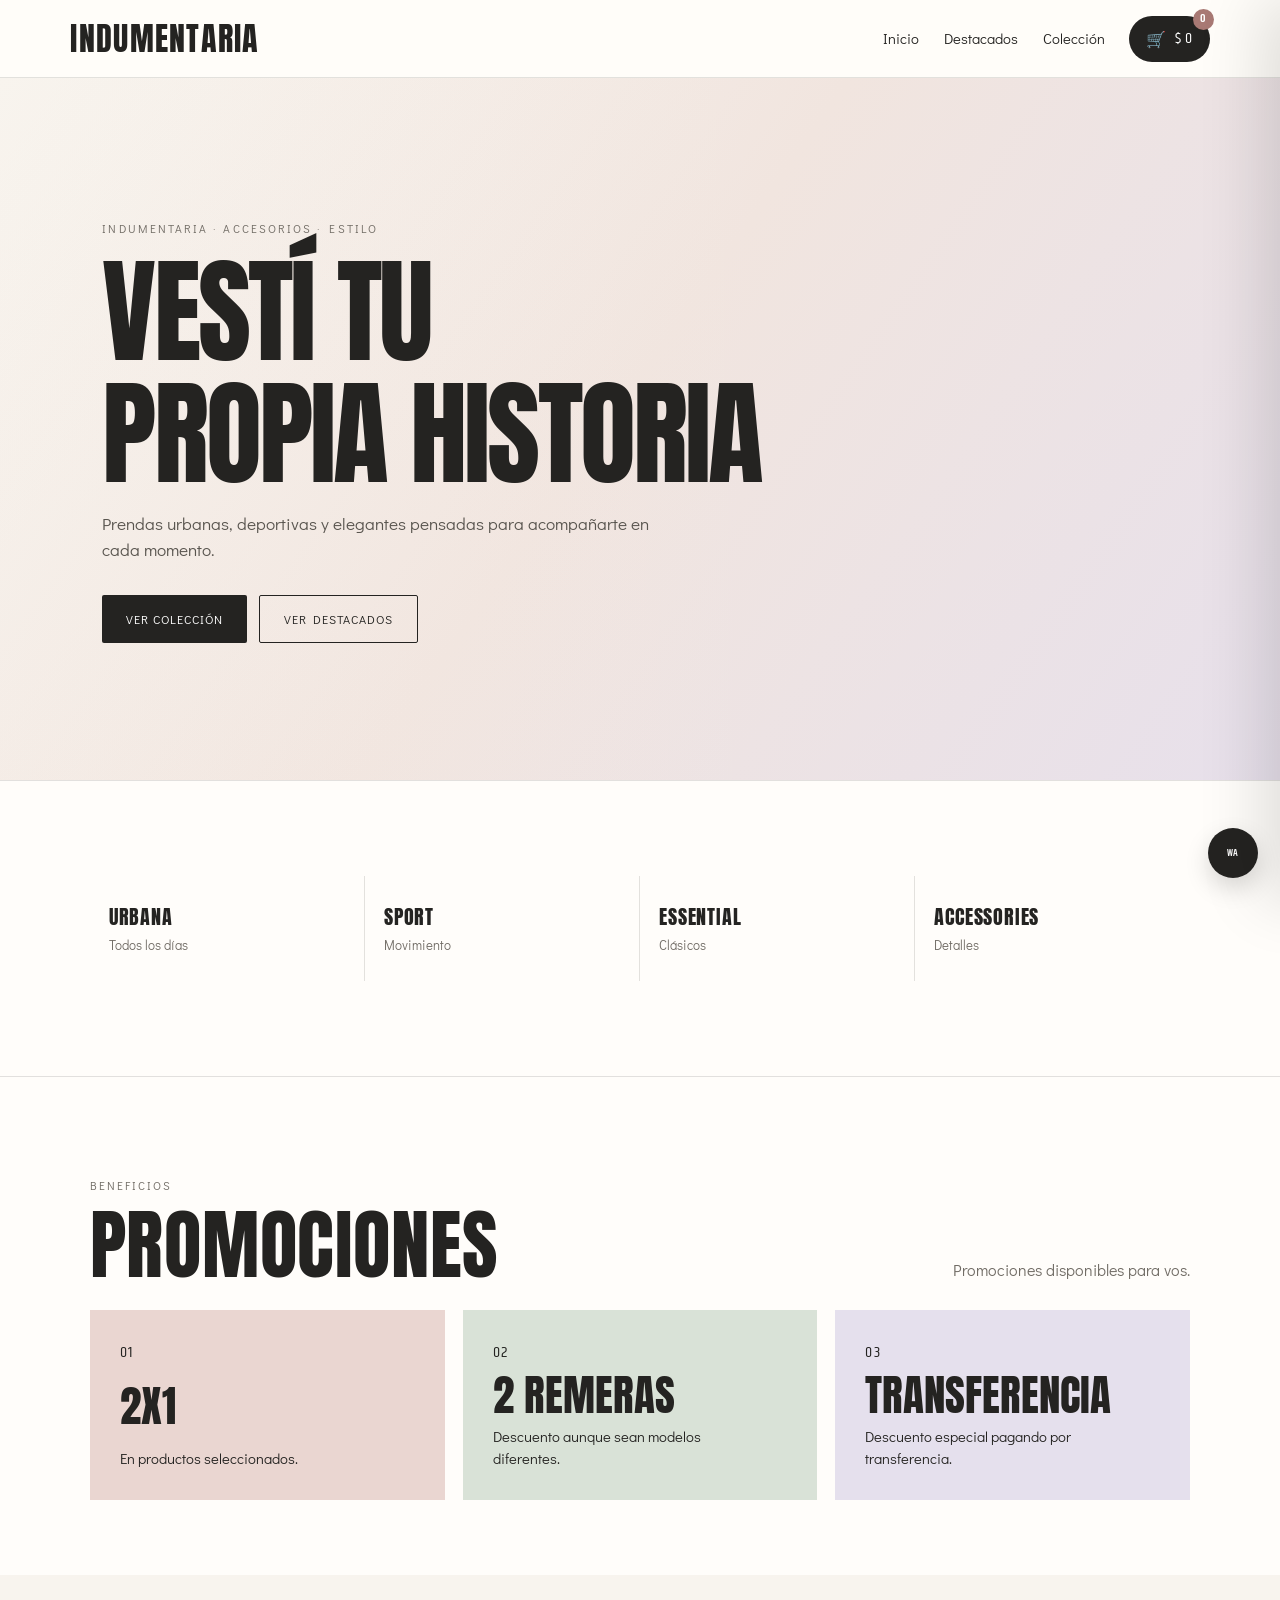
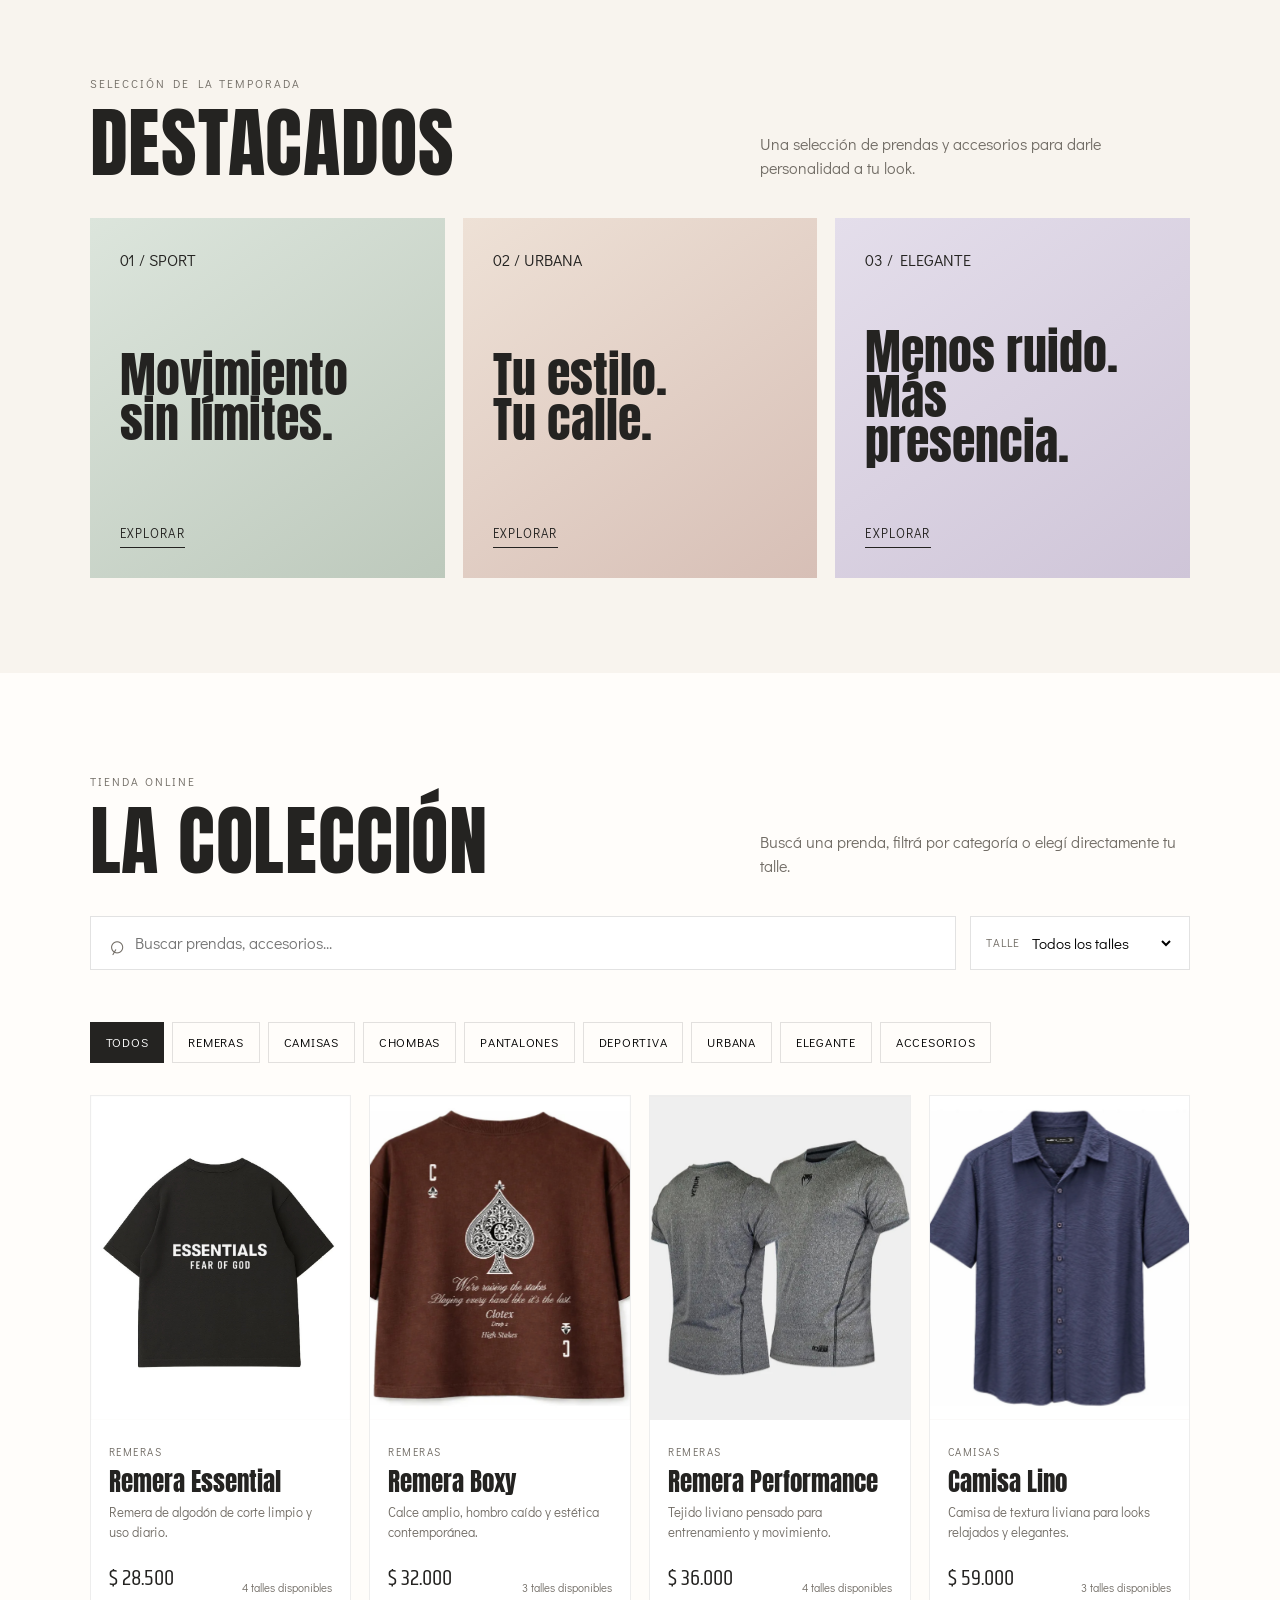
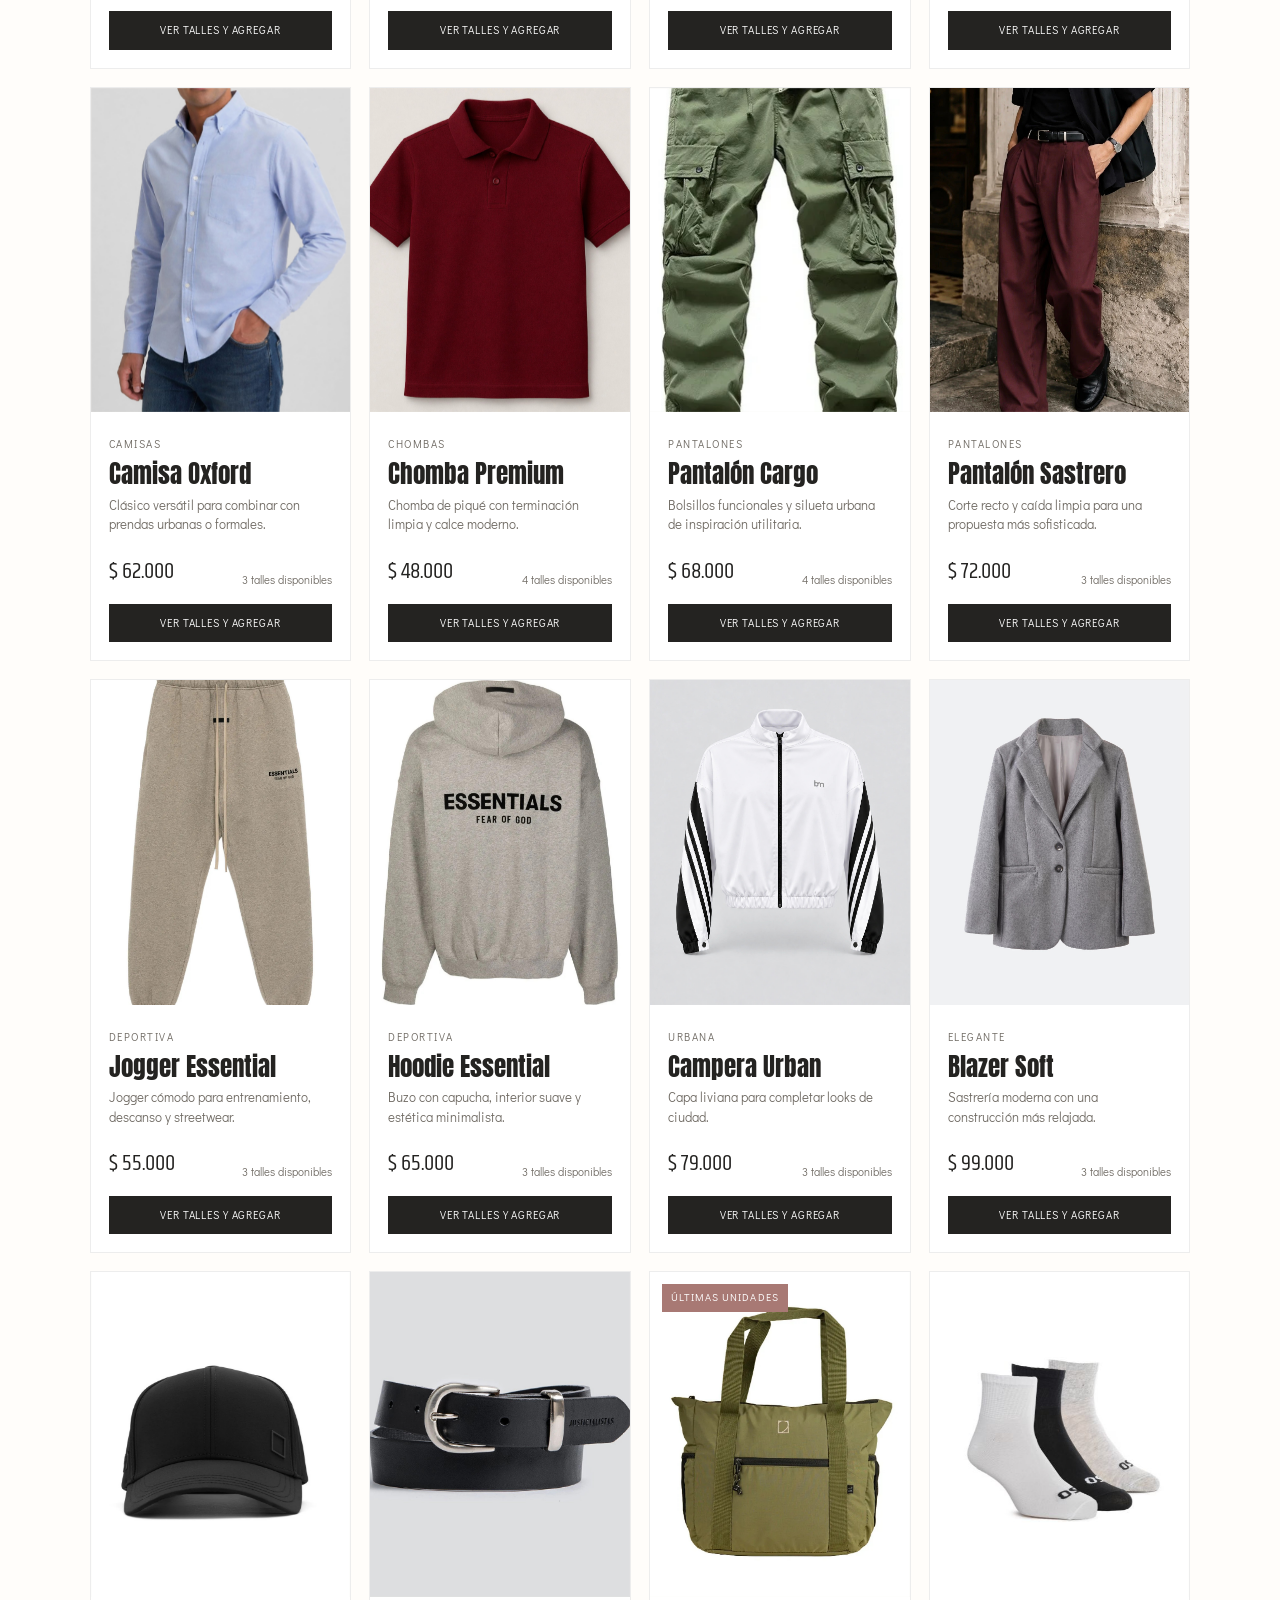
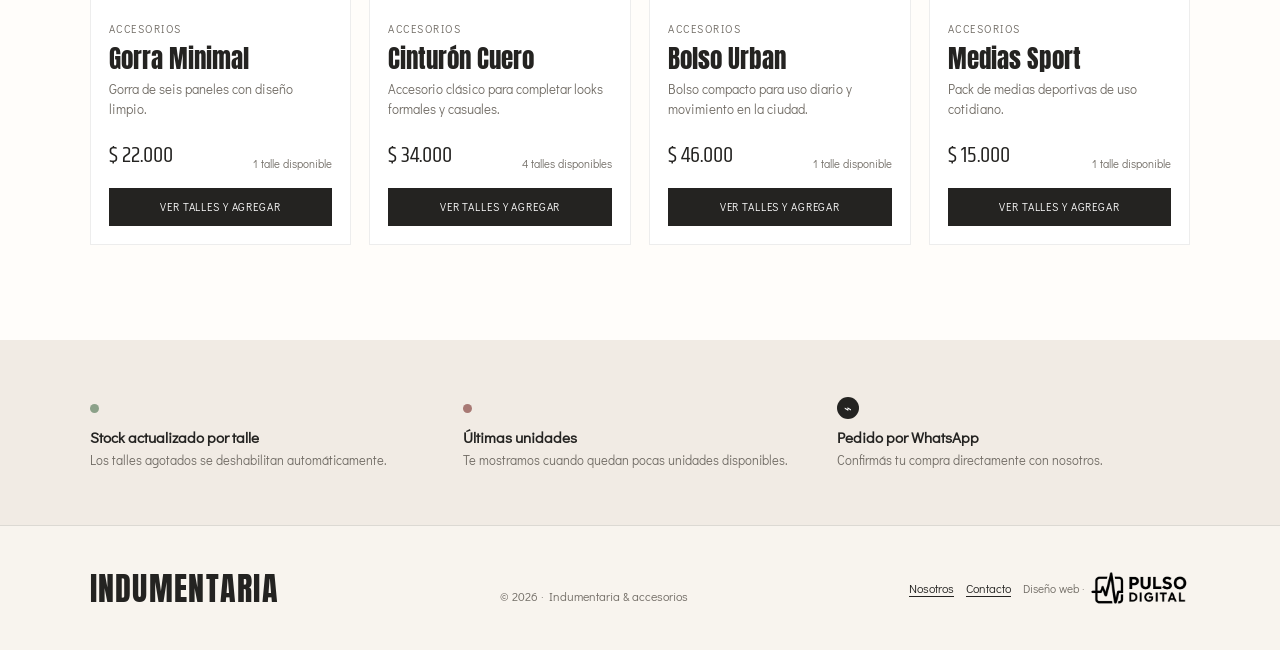
<file: index.html>
<!DOCTYPE html>
<html lang="es">
<head>
  <meta charset="UTF-8">
  <meta name="viewport" content="width=device-width, initial-scale=1.0">
  <meta name="description" content="INDUMENTARIA · Ropa urbana, deportiva, elegante y accesorios.">
  <title>INDUMENTARIA | Tienda de ropa</title>
  <link rel="preconnect" href="https://fonts.googleapis.com">
  <link rel="preconnect" href="https://fonts.gstatic.com" crossorigin>
  <link href="https://fonts.googleapis.com/css2?family=Anton&family=Barlow:ital,wght@0,100;0,200;0,300;0,400;0,500;0,600;0,700;0,800;0,900;1,100;1,200;1,300;1,400;1,500;1,600;1,700;1,800;1,900&family=Didact+Gothic&family=Khand:wght@300;400;500;600;700&display=swap" rel="stylesheet">
  <link rel="stylesheet" href="styles.css?v=20261018-2">
</head>
<body>
  <nav class="menu" id="mainNav">
    <a href="#inicio" class="logo">INDUMENTARIA</a>
    <div class="menu-right">
      <ul class="nav-links" id="navLinks">
        <li><a href="#inicio">Inicio</a></li>
        <li><a href="#destacados">Destacados</a></li>
        <li><a href="#coleccion">Colección</a></li>
      </ul>
      <button class="cart-button" id="openCart" aria-label="Abrir carrito">
        <span class="cart-symbol" aria-hidden="true">🛒</span>
        <span class="cart-amount" id="cartAmount">$0</span>
        <span class="cart-count" id="cartCount">0</span>
      </button>
      <button class="menu-toggle" id="menuToggle" aria-label="Abrir menú" aria-expanded="false"><span></span><span></span><span></span></button>
    </div>
  </nav>

  <header class="hero" id="inicio">
    <div class="hero-content">
      <span class="eyebrow">Indumentaria · Accesorios · Estilo</span>
      <h1><span>VESTÍ TU</span><span>PROPIA HISTORIA</span></h1>
      <p>Prendas urbanas, deportivas y elegantes pensadas para acompañarte en cada momento.</p>
      <div class="hero-actions">
        <a href="#coleccion" class="btn btn-dark">Ver colección</a>
        <a href="#destacados" class="btn btn-outline">Ver destacados</a>
      </div>
    </div>
  </header>

  <section class="editorial-strip">
    <div><strong>URBANA</strong><span>Todos los días</span></div>
    <div><strong>SPORT</strong><span>Movimiento</span></div>
    <div><strong>ESSENTIAL</strong><span>Clásicos</span></div>
    <div><strong>ACCESSORIES</strong><span>Detalles</span></div>
  </section>

  <section class="promos" id="promociones">
    <div class="section-heading promo-heading">
      <div><span class="eyebrow">Beneficios</span><h2>PROMOCIONES</h2></div>
      <p>Promociones disponibles para vos.</p>
    </div>
    <div class="promo-grid">
      <article class="promo-card promo-rose"><span>01</span><h3>2X1</h3><p>En productos seleccionados.</p></article>
      <article class="promo-card promo-sage"><span>02</span><h3>2 REMERAS</h3><p>Descuento aunque sean modelos diferentes.</p></article>
      <article class="promo-card promo-lav"><span>03</span><h3>TRANSFERENCIA</h3><p>Descuento especial pagando por transferencia.</p></article>
    </div>
  </section>

  <section class="featured" id="destacados">
    <div class="section-heading">
      <div><span class="eyebrow">Selección de la temporada</span><h2>DESTACADOS</h2></div>
      <p>Una selección de prendas y accesorios para darle personalidad a tu look.</p>
    </div>
    <div class="featured-grid">
      <article class="feature-card feature-sport"><span>01 / SPORT</span><h3>Movimiento<br>sin límites.</h3><a href="#coleccion" data-feature-category="deportiva">Explorar</a></article>
      <article class="feature-card feature-urban"><span>02 / URBANA</span><h3>Tu estilo.<br>Tu calle.</h3><a href="#coleccion" data-feature-category="urbana">Explorar</a></article>
      <article class="feature-card feature-elegant"><span>03 / ELEGANTE</span><h3>Menos ruido.<br>Más presencia.</h3><a href="#coleccion" data-feature-category="elegante">Explorar</a></article>
    </div>
  </section>

  <section class="productos" id="coleccion">
    <div class="section-heading catalog-heading">
      <div><span class="eyebrow">Tienda online</span><h2>LA COLECCIÓN</h2></div>
      <p>Buscá una prenda, filtrá por categoría o elegí directamente tu talle.</p>
    </div>

    <div class="catalog-tools">
      <label class="search-box" for="productSearch">
        <span aria-hidden="true">⌕</span>
        <input id="productSearch" type="search" placeholder="Buscar prendas, accesorios..." autocomplete="off">
      </label>
      <div class="size-filter-wrap">
        <label for="sizeFilter">Talle</label>
        <select id="sizeFilter">
          <option value="todos">Todos los talles</option>
          <option value="XS">XS</option><option value="S">S</option><option value="M">M</option><option value="L">L</option><option value="XL">XL</option><option value="XXL">XXL</option>
          <option value="38">38</option><option value="40">40</option><option value="42">42</option><option value="44">44</option><option value="46">46</option>
          <option value="Única">Única</option>
        </select>
      </div>
    </div>

    <div class="active-filters" id="activeFilters" aria-live="polite"></div>
    <div class="category-bar" id="categoryBar">
      <button class="category-btn active" data-category="todos">Todos</button>
      <button class="category-btn" data-category="remeras">Remeras</button>
      <button class="category-btn" data-category="camisas">Camisas</button>
      <button class="category-btn" data-category="chombas">Chombas</button>
      <button class="category-btn" data-category="pantalones">Pantalones</button>
      <button class="category-btn" data-category="deportiva">Deportiva</button>
      <button class="category-btn" data-category="urbana">Urbana</button>
      <button class="category-btn" data-category="elegante">Elegante</button>
      <button class="category-btn" data-category="accesorios">Accesorios</button>
    </div>
    <div class="productos-grid" id="productosGrid"></div>
    <div class="no-results" id="noResults" hidden><h3>No encontramos lo que buscás.</h3><p>Probá con otra palabra, categoría o talle.</p><button class="empty-action" id="clearFilters">Limpiar filtros</button></div>
  </section>

  <section class="stock-info">
    <div><span class="stock-dot available"></span><strong>Stock actualizado por talle</strong><p>Los talles agotados se deshabilitan automáticamente.</p></div>
    <div><span class="stock-dot limited"></span><strong>Últimas unidades</strong><p>Te mostramos cuando quedan pocas unidades disponibles.</p></div>
    <div><span class="stock-dot whatsapp-dot">⌁</span><strong>Pedido por WhatsApp</strong><p>Confirmás tu compra directamente con nosotros.</p></div>
  </section>

  <footer>
    <div class="logo">INDUMENTARIA</div>
    <p>© 2026 · Indumentaria & accesorios</p>
    <div class="footer-links"><a href="nosotros.html">Nosotros</a><a href="contacto.html">Contacto</a><small class="footer-credit">Diseño web · <a class="pulso-logo-link" href="https://www.instagram.com/pulsodigital.lr/" target="_blank" rel="noopener noreferrer" aria-label="Visitar el Instagram de Pulso Digital"><img src="img/pulsodigital_logo.png" alt="Pulso Digital" class="pulso-logo"></a></small></div>
  </footer>

  <a href="https://wa.me/5493804507584" class="whatsapp-float" target="_blank" rel="noopener" aria-label="WhatsApp">WA</a>
  <div class="toast" id="toast" role="status" aria-live="polite"></div>
  <div class="cart-overlay" id="cartOverlay"></div>

  <aside class="cart-panel" id="cartPanel" aria-hidden="true">
    <div class="cart-header"><div><span class="eyebrow">Tu selección</span><h2>TU CARRITO</h2></div><button class="close-cart" id="closeCart" aria-label="Cerrar carrito">×</button></div>
    <div class="cart-items" id="cartItems"></div>
    <div class="cart-footer">
      <div class="cart-summary-row"><span>Subtotal</span><strong id="cartSubtotal">$0</strong></div>
      <div class="discount-row" id="promoDiscountRow" hidden><span>Descuentos</span><strong id="promoDiscount">-$0</strong></div>
      <div class="discount-row transfer-discount-row" id="transferDiscountRow" hidden><span>Descuento 10% por pago por transferencia</span><strong id="transferDiscountAmount">-$0</strong></div>
      <label class="transfer-option"><input type="checkbox" id="transferDiscount"> <span><strong>Pago por transferencia</strong><small>Aplicar descuento de transferencia</small></span></label>
      <div class="cart-total"><span>Total</span><strong id="cartTotal">$0</strong></div>
      <button class="clear-cart" id="clearCart">Vaciar carrito</button>
      <a class="checkout-btn" id="checkoutWhatsApp" href="#" target="_blank" rel="noopener">Confirmar pedido por WhatsApp</a>
    </div>
  </aside>

  <div class="product-modal" id="productModal" aria-hidden="true">
    <div class="modal-backdrop" id="modalBackdrop"></div>
    <div class="modal-card">
      <button class="modal-close" id="closeModal" aria-label="Cerrar">×</button>
      <div class="modal-image" id="modalImage"></div>
      <div class="modal-info">
        <span class="product-category" id="modalCategory"></span><h2 id="modalName"></h2><p id="modalDescription"></p>
        <div class="modal-price" id="modalPrice"></div>
        <div class="variant-title">Talle</div><div class="size-selector" id="sizeSelector"></div>
        <div class="stock-status" id="stockStatus"></div>
        <div class="modal-actions"><div class="quantity-selector"><button id="modalMinus">−</button><span id="modalQuantity">1</span><button id="modalPlus">+</button></div><button class="add-modal" id="addModal">Agregar al carrito</button></div>
      </div>
    </div>
  </div>

  <script src="script.js?v=20261018-2"></script>
</body>
</html>
</file>
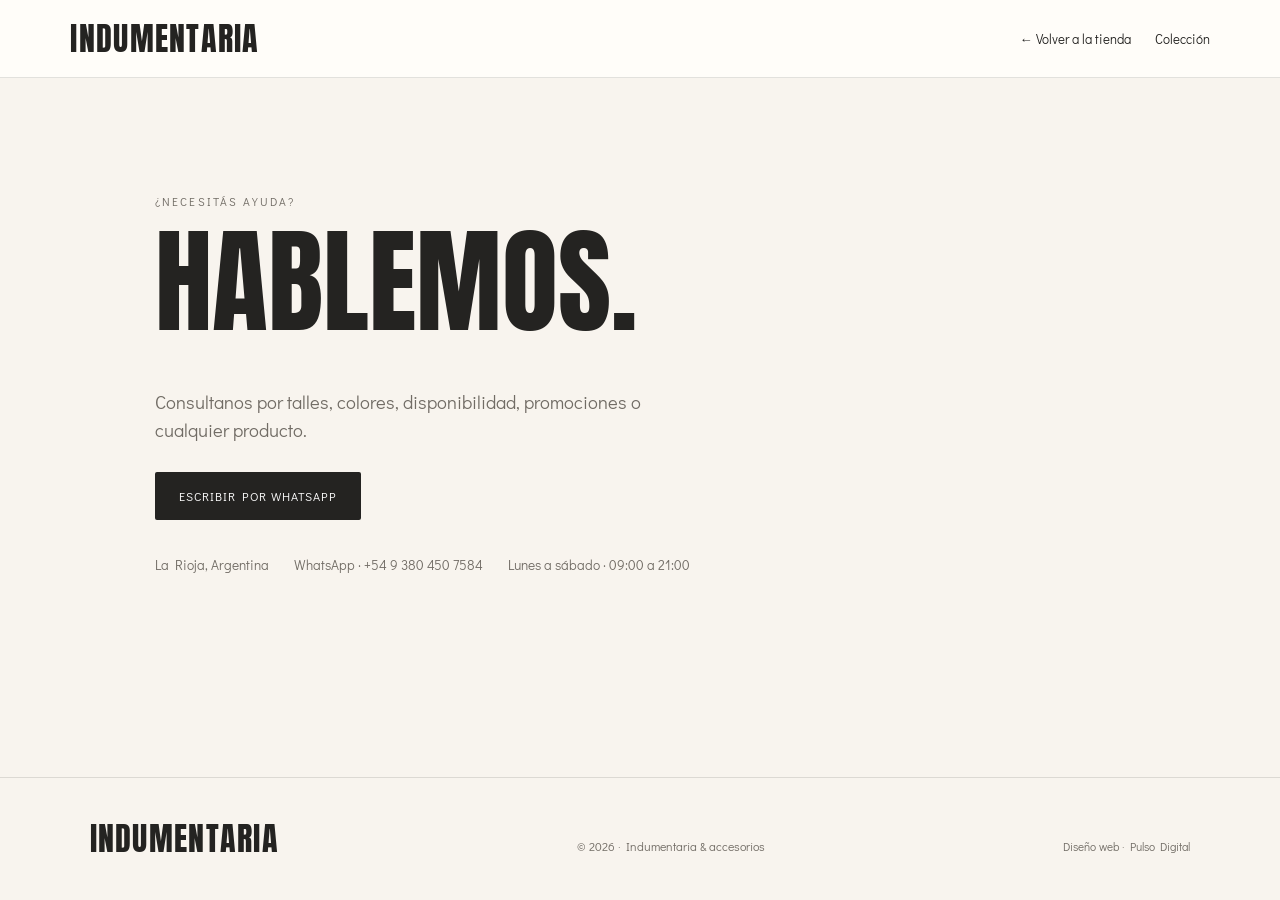
<file: contacto.html>
<!DOCTYPE html>
<html lang="es"><head><meta charset="UTF-8"><meta name="viewport" content="width=device-width, initial-scale=1.0"><meta name="description" content="Contacto de INDUMENTARIA."><title>Contacto | INDUMENTARIA</title><link rel="preconnect" href="https://fonts.googleapis.com"><link rel="preconnect" href="https://fonts.gstatic.com" crossorigin><link href="https://fonts.googleapis.com/css2?family=Anton&family=Didact+Gothic&display=swap" rel="stylesheet"><link rel="stylesheet" href="styles.css"></head><body class="inner-page"><nav class="menu"><a href="index.html" class="logo">INDUMENTARIA</a><div class="menu-right"><a class="back-link" href="index.html">← Volver a la tienda</a><a class="mini-cart-link" href="index.html#coleccion">Colección</a></div></nav><main class="info-page contact-page"><span class="eyebrow">¿Necesitás ayuda?</span><h1>HABLEMOS.</h1><p>Consultanos por talles, colores, disponibilidad, promociones o cualquier producto.</p><a href="https://wa.me/5493804507584" class="btn btn-dark" target="_blank" rel="noopener">Escribir por WhatsApp</a><div class="contact-details"><span>La Rioja, Argentina</span><span>WhatsApp · +54 9 380 450 7584</span><span>Lunes a sábado · 09:00 a 21:00</span></div></main><footer><div class="logo">INDUMENTARIA</div><p>© 2026 · Indumentaria & accesorios</p><small>Diseño web · <a href="https://www.instagram.com/pulsodigital.lr/" target="_blank" rel="noopener">Pulso Digital</a></small></footer></body></html>
</file>
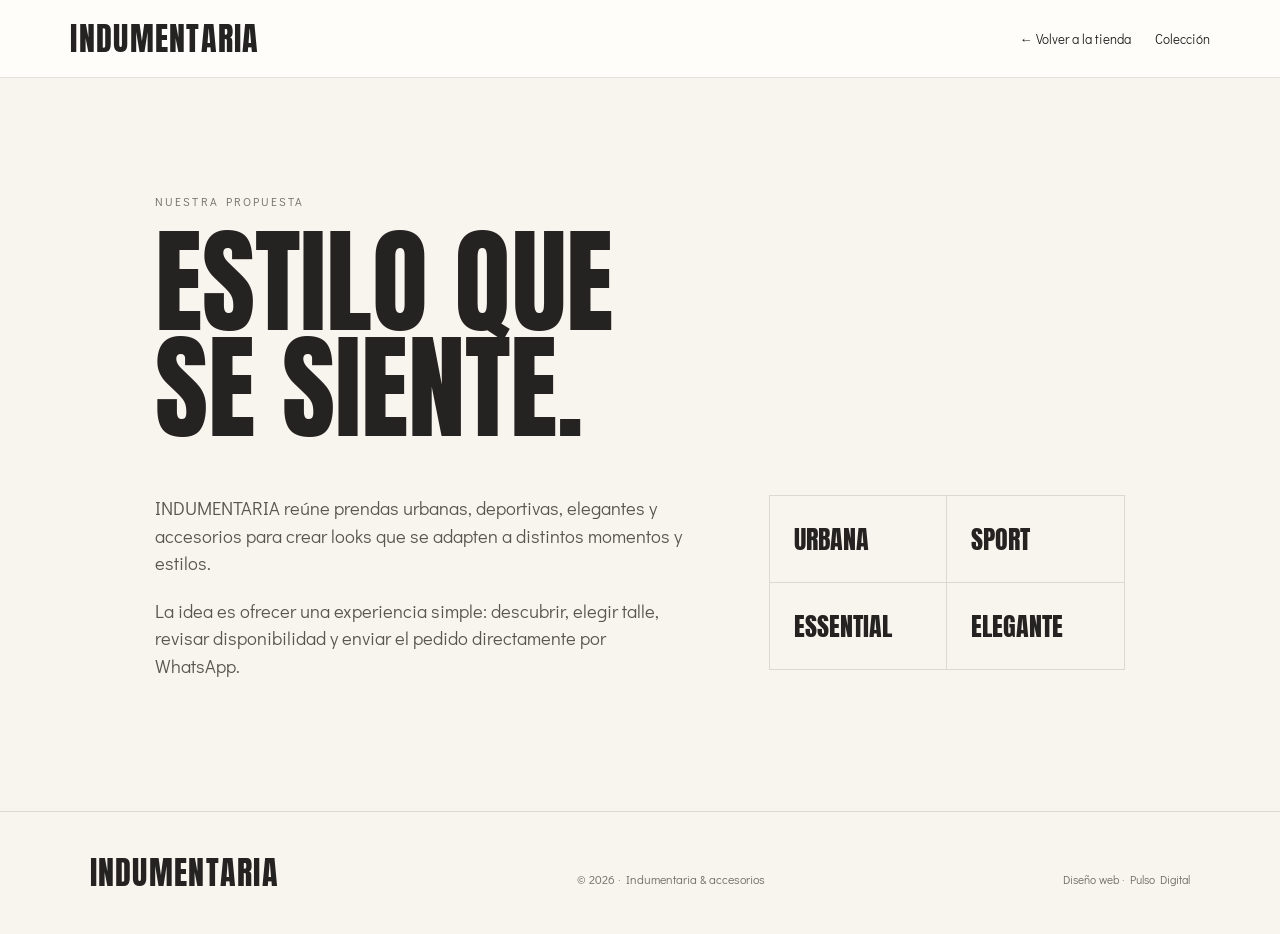
<file: nosotros.html>
<!DOCTYPE html>
<html lang="es"><head><meta charset="UTF-8"><meta name="viewport" content="width=device-width, initial-scale=1.0"><meta name="description" content="Conocé la propuesta de INDUMENTARIA."><title>Nosotros | INDUMENTARIA</title><link rel="preconnect" href="https://fonts.googleapis.com"><link rel="preconnect" href="https://fonts.gstatic.com" crossorigin><link href="https://fonts.googleapis.com/css2?family=Anton&family=Didact+Gothic&display=swap" rel="stylesheet"><link rel="stylesheet" href="styles.css"></head><body class="inner-page"><nav class="menu"><a href="index.html" class="logo">INDUMENTARIA</a><div class="menu-right"><a class="back-link" href="index.html">← Volver a la tienda</a><a class="mini-cart-link" href="index.html#coleccion">Colección</a></div></nav><main class="info-page"><span class="eyebrow">Nuestra propuesta</span><h1>ESTILO QUE<br>SE SIENTE.</h1><div class="info-page-grid"><div><p>INDUMENTARIA reúne prendas urbanas, deportivas, elegantes y accesorios para crear looks que se adapten a distintos momentos y estilos.</p><p>La idea es ofrecer una experiencia simple: descubrir, elegir talle, revisar disponibilidad y enviar el pedido directamente por WhatsApp.</p></div><div class="info-highlight"><span>URBANA</span><span>SPORT</span><span>ESSENTIAL</span><span>ELEGANTE</span></div></div></main><footer><div class="logo">INDUMENTARIA</div><p>© 2026 · Indumentaria & accesorios</p><small>Diseño web · <a href="https://www.instagram.com/pulsodigital.lr/" target="_blank" rel="noopener">Pulso Digital</a></small></footer></body></html>
</file>
<file: styles.css>
*{box-sizing:border-box;margin:0;padding:0}html{scroll-behavior:smooth}body{font-family:"Didact Gothic",sans-serif;background:#f8f4ee;color:#242321;line-height:1.5;overflow-x:hidden}body.no-scroll{overflow:hidden}:root{--ink:#242321;--cream:#f8f4ee;--paper:#fffdfa;--rose:#d9b6b1;--rose-deep:#a87974;--sage:#c4d0c2;--lav:#d8d2e3;--sand:#e6d7c6;--line:rgba(36,35,33,.13);--muted:#716c65;--shadow:0 20px 60px rgba(50,40,30,.12);--anton:"Anton",sans-serif;--khand:"Khand",sans-serif}button,a{font:inherit}button{border:0}a{text-decoration:none;color:inherit}.menu{height:78px;padding:0 5.5%;display:flex;align-items:center;justify-content:space-between;gap:25px;position:sticky;top:0;z-index:1000;background:rgba(255,253,250,.93);backdrop-filter:blur(18px);border-bottom:1px solid var(--line)}.logo{font:400 2rem/1 var(--anton);letter-spacing:.04em}.menu-right{display:flex;align-items:center;gap:24px}.nav-links{display:flex;list-style:none;gap:25px}.nav-links a,.back-link,.mini-cart-link{font-size:.92rem;position:relative;padding:9px 0}.nav-links a:after,.back-link:after,.mini-cart-link:after{content:"";position:absolute;left:0;bottom:3px;width:100%;height:1px;background:var(--ink);transform:scaleX(0);transform-origin:right;transition:transform .35s ease}.nav-links a:hover:after,.back-link:hover:after,.mini-cart-link:hover:after{transform:scaleX(1);transform-origin:left}.cart-button{position:relative;display:flex;align-items:center;gap:9px;background:var(--ink);color:white;border-radius:999px;padding:11px 17px;cursor:pointer;transition:.3s}.cart-button:hover{transform:translateY(-2px);box-shadow:0 10px 25px rgba(0,0,0,.12)}.cart-symbol{font-size:1rem}.cart-amount{font-family:var(--khand);font-size:1rem;letter-spacing:.04em}.cart-count{position:absolute;top:-7px;right:-4px;background:var(--rose-deep);color:white;border-radius:50%;min-width:21px;height:21px;display:grid;place-items:center;font:600 .72rem var(--khand)}.menu-toggle{display:none;background:transparent;width:42px;height:42px;cursor:pointer;align-items:center;justify-content:center;flex-direction:column;gap:5px}.menu-toggle span{width:22px;height:2px;background:var(--ink);transition:.3s}.hero{min-height:78vh;display:flex;align-items:center;padding:100px 8%;background:linear-gradient(125deg,#f8f4ee 0%,#f1e5df 48%,#e7e0eb 100%);position:relative}.hero:after{content:"";position:absolute;inset:0;background:linear-gradient(90deg,rgba(248,244,238,.15),transparent 65%);pointer-events:none}.hero-content{max-width:760px;position:relative;z-index:1}.eyebrow{text-transform:uppercase;letter-spacing:.18em;font-size:.72rem;color:var(--muted)}h1,h2,h3,.logo{font-family:var(--anton);font-weight:400}.hero h1{font-size:clamp(4rem,9vw,8.8rem);line-height:.94;letter-spacing:-.025em;margin:18px 0 24px}.hero h1 span{display:block}.hero h1 span+span{margin-top:14px}.hero p{font-size:1.08rem;max-width:560px;color:#59554f}.hero-actions{display:flex;gap:12px;margin-top:32px}.btn{display:inline-flex;align-items:center;justify-content:center;min-height:48px;padding:0 24px;border-radius:2px;text-transform:uppercase;letter-spacing:.08em;font-size:.76rem;transition:.3s}.btn-dark{background:var(--ink);color:white}.btn-dark:hover{transform:translateY(-2px)}.btn-outline{border:1px solid var(--ink)}.btn-outline:hover{background:var(--ink);color:white}.editorial-strip{display:grid;grid-template-columns:repeat(4,1fr);border-bottom:1px solid var(--line);border-top:1px solid var(--line);background:var(--paper)}.editorial-strip div{padding:25px 7%;border-right:1px solid var(--line)}.editorial-strip div:last-child{border-right:0}.editorial-strip strong{display:block;font:400 1.25rem var(--anton);letter-spacing:.04em}.editorial-strip span{font-size:.82rem;color:var(--muted)}section{padding:95px 7%}.section-heading{display:flex;justify-content:space-between;align-items:end;gap:40px;margin-bottom:38px}.section-heading h2{font-size:clamp(3rem,6vw,5.7rem);line-height:.95;margin-top:13px;letter-spacing:.01em}.section-heading p{max-width:430px;color:var(--muted)}.promos{background:#fffdfa;padding-bottom:75px}.promo-heading{margin-bottom:28px}.promo-grid{display:grid;grid-template-columns:repeat(3,1fr);gap:18px}.promo-card{min-height:190px;padding:30px;display:flex;flex-direction:column;justify-content:space-between}.promo-card span{font:400 1rem var(--khand);letter-spacing:.1em}.promo-card h3{font-size:2.7rem;line-height:.9}.promo-card p{font-size:.92rem;max-width:250px}.promo-rose{background:#ead6d1}.promo-sage{background:#d9e2d7}.promo-lav{background:#e5e0ed}.featured{background:#f8f4ee}.featured-grid{display:grid;grid-template-columns:repeat(3,1fr);gap:18px}.feature-card{min-height:360px;padding:30px;display:flex;flex-direction:column;justify-content:space-between}.feature-card h3{font-size:3rem;line-height:.94}.feature-card a{width:max-content;border-bottom:1px solid var(--ink);padding-bottom:4px;font-size:.8rem;text-transform:uppercase;letter-spacing:.1em}.feature-sport{background:linear-gradient(145deg,#dce5dc,#bdc9bc)}.feature-urban{background:linear-gradient(145deg,#eee1d6,#d7bfb6)}.feature-elegant{background:linear-gradient(145deg,#e4deeb,#cfc5d8)}.productos{background:var(--paper)}.catalog-tools{display:grid;grid-template-columns:minmax(0,1fr) 220px;gap:14px;margin-bottom:18px}.search-box{height:54px;border:1px solid var(--line);background:#fff;display:flex;align-items:center;padding:0 17px;gap:11px}.search-box span{font-size:1.65rem;line-height:1;transform:rotate(-15deg);color:var(--muted)}.search-box input{border:0;outline:0;width:100%;background:transparent;font:400 1rem "Didact Gothic",sans-serif;color:var(--ink)}.size-filter-wrap{height:54px;border:1px solid var(--line);background:#fff;display:flex;align-items:center;padding:0 15px;gap:8px}.size-filter-wrap label{font-size:.72rem;text-transform:uppercase;letter-spacing:.1em;color:var(--muted)}.size-filter-wrap select{border:0;outline:0;background:transparent;width:100%;font:400 .95rem "Didact Gothic",sans-serif}.active-filters{min-height:26px;display:flex;flex-wrap:wrap;gap:8px;margin-bottom:8px}.filter-chip{display:inline-flex;align-items:center;gap:8px;background:#f0e9e2;padding:5px 10px;font-size:.76rem}.filter-chip button{background:transparent;cursor:pointer;font-size:1rem;line-height:1}.category-bar{display:flex;flex-wrap:wrap;gap:8px;margin:0 0 32px}.category-btn{background:transparent;border:1px solid var(--line);padding:10px 15px;cursor:pointer;font-size:.78rem;text-transform:uppercase;letter-spacing:.06em;transition:.25s}.category-btn:hover,.category-btn.active{background:var(--ink);border-color:var(--ink);color:white}.productos-grid{display:grid;grid-template-columns:repeat(4,1fr);gap:18px}.product-card{background:#fff;border:1px solid rgba(36,35,33,.08);overflow:hidden;transition:.3s}.product-card:hover{box-shadow:var(--shadow)}.product-card.sold-out{opacity:.68}.product-visual{display:block;width:100%;padding:0;background:#ece7e1;cursor:pointer;position:relative}.image-placeholder{aspect-ratio:4/5;display:flex;align-items:center;justify-content:center;flex-direction:column;gap:7px}.image-placeholder span{font:400 1rem var(--khand);letter-spacing:.18em}.image-placeholder strong{font:400 2rem var(--anton);letter-spacing:.04em}.image-placeholder.urbana{background:linear-gradient(145deg,#eadbd2,#c9b4ab)}.image-placeholder.deportiva{background:linear-gradient(145deg,#dbe4db,#b8c6b7)}.image-placeholder.elegante{background:linear-gradient(145deg,#e4deea,#c7bfd1)}.product-visual img{width:100%;aspect-ratio:4/5;display:block;object-fit:cover}.sold-badge,.low-badge{position:absolute;top:12px;left:12px;padding:6px 9px;font-size:.65rem;letter-spacing:.1em;background:var(--ink);color:#fff}.low-badge{background:#a87974}.product-content{padding:18px}.product-category{font-size:.67rem;letter-spacing:.14em;text-transform:uppercase;color:var(--muted)}.product-content h3{font-size:1.55rem;line-height:1.02;margin:7px 0 8px}.product-content p{font-size:.82rem;color:var(--muted);min-height:42px}.product-bottom{display:flex;justify-content:space-between;align-items:end;gap:10px;margin-top:17px}.product-bottom strong{font:400 1.45rem var(--khand)}.product-bottom span{font-size:.7rem;color:var(--muted);text-align:right}.quick-add{width:100%;margin-top:15px;padding:11px;background:var(--ink);color:#fff;cursor:pointer;text-transform:uppercase;letter-spacing:.08em;font-size:.68rem}.quick-add:disabled{background:#c6c1bb;cursor:not-allowed}.no-results{text-align:center;padding:70px 20px;border:1px dashed var(--line)}.no-results h3{font-size:2rem;margin-bottom:8px}.no-results p{color:var(--muted);margin-bottom:20px}.empty-action{border:1px solid var(--ink);background:transparent;padding:10px 16px;cursor:pointer}.stock-info{padding:55px 7%;display:grid;grid-template-columns:repeat(3,1fr);gap:20px;background:#f1ebe4}.stock-info>div{padding-right:20px}.stock-info strong{display:block;font-size:.95rem;margin:7px 0 2px}.stock-info p{font-size:.8rem;color:var(--muted)}.stock-dot{display:inline-block;width:9px;height:9px;border-radius:50%;background:#8ca189}.stock-dot.limited{background:var(--rose-deep)}.whatsapp-dot{background:var(--ink);color:white;width:22px;height:22px;text-align:center;line-height:22px;border-radius:50%;font-size:.8rem}.cart-overlay{position:fixed;inset:0;background:rgba(20,18,16,.38);opacity:0;visibility:hidden;transition:.3s;z-index:1100}.cart-overlay.show{opacity:1;visibility:visible}.cart-panel{position:fixed;right:0;top:0;width:min(460px,100%);height:100vh;background:var(--paper);z-index:1200;transform:translateX(100%);transition:transform .35s ease;display:flex;flex-direction:column;box-shadow:-20px 0 60px rgba(0,0,0,.12)}.cart-panel.open{transform:translateX(0)}.cart-header{padding:28px;border-bottom:1px solid var(--line);display:flex;justify-content:space-between;align-items:start}.cart-header h2{font-size:2.8rem;line-height:.95;margin-top:9px}.close-cart,.modal-close{background:transparent;font-size:2rem;cursor:pointer;line-height:1}.cart-items{flex:1;overflow:auto;padding:18px 28px}.cart-item{display:grid;grid-template-columns:78px 1fr;gap:14px;padding:15px 0;border-bottom:1px solid var(--line)}.cart-item-thumb{width:78px}.cart-item-thumb .image-placeholder{aspect-ratio:1/1}.cart-item-thumb .image-placeholder span{font-size:.55rem}.cart-item-thumb .image-placeholder strong{font-size:.8rem}.cart-item-thumb img{width:78px;height:78px;object-fit:cover}.cart-item-main{position:relative}.cart-item-main h3{font-size:1.1rem;line-height:1}.cart-item-main>div>span{font-size:.75rem;color:var(--muted)}.cart-item-main>strong{display:block;font:400 1.15rem var(--khand);margin-top:8px}.remove-item{position:absolute;right:0;top:0;background:transparent;cursor:pointer;font-size:1.3rem}.cart-qty{display:flex;align-items:center;gap:10px;margin-top:7px}.cart-qty button{width:25px;height:25px;border:1px solid var(--line);background:#fff;cursor:pointer}.cart-qty span{font-size:.82rem}.cart-footer{padding:22px 28px;border-top:1px solid var(--line);background:#fff}.cart-summary-row,.discount-row,.cart-total{display:flex;justify-content:space-between;align-items:center}.cart-summary-row{font-size:.82rem;color:var(--muted)}.discount-row{font-size:.82rem;color:#8d5e59;margin-top:5px}.cart-total{font-size:1rem;margin-top:10px;padding-top:13px;border-top:1px solid var(--line)}.cart-total strong{font:400 2rem var(--khand)}.transfer-option{display:flex;gap:10px;align-items:flex-start;padding:12px 0;margin-top:10px;border-top:1px solid var(--line);cursor:pointer}.transfer-option input{margin-top:4px;accent-color:var(--ink)}.transfer-option strong{display:block;font-size:.82rem}.transfer-option small{display:block;color:var(--muted);font-size:.7rem;margin-top:2px}.clear-cart{width:100%;margin:12px 0 8px;padding:10px;background:transparent;border:1px solid var(--line);cursor:pointer}.checkout-btn{display:flex;align-items:center;justify-content:center;background:var(--ink);color:white;padding:13px;text-transform:uppercase;letter-spacing:.08em;font-size:.7rem}.checkout-btn.disabled{pointer-events:none;opacity:.45}.empty-cart{text-align:center;padding:60px 10px}.empty-icon{font-size:2rem;margin-bottom:15px}.empty-cart h3{font-size:1.8rem}.empty-cart p{color:var(--muted);font-size:.86rem;margin:7px auto 20px;max-width:260px}.product-modal{position:fixed;inset:0;z-index:1300;display:none;align-items:center;justify-content:center;padding:24px}.product-modal.open{display:flex}.modal-backdrop{position:absolute;inset:0;background:rgba(20,18,16,.45)}.modal-card{position:relative;width:min(940px,100%);max-height:92vh;overflow:auto;background:var(--paper);display:grid;grid-template-columns:45% 55%;box-shadow:var(--shadow)}.modal-close{position:absolute;right:18px;top:15px;z-index:2}.modal-image .image-placeholder,.modal-image img{width:100%;height:100%;min-height:540px;object-fit:cover}.modal-info{padding:55px 48px}.modal-info h2{font-size:3.6rem;line-height:.94;margin:9px 0 14px}.modal-info>p{color:var(--muted);max-width:430px}.modal-price{font:400 2.2rem var(--khand);margin:20px 0}.variant-title{font-size:.72rem;text-transform:uppercase;letter-spacing:.12em;margin-bottom:10px}.size-selector{display:flex;flex-wrap:wrap;gap:8px}.size-btn{min-width:58px;padding:9px 10px;border:1px solid var(--line);background:#fff;cursor:pointer}.size-btn span{display:block;font-weight:600}.size-btn small{display:block;font-size:.62rem;color:var(--rose-deep);margin-top:2px}.size-btn.selected{background:var(--ink);color:#fff;border-color:var(--ink)}.size-btn.out{color:#a5a09a;text-decoration:line-through;background:#eeeae5;cursor:not-allowed}.size-btn.out small{color:#8e8983;text-decoration:none}.stock-status{min-height:27px;margin:13px 0;font-size:.78rem}.status-ok{color:#658062}.status-low{color:#a36f69}.status-out{color:#8c8781}.modal-actions{display:flex;gap:10px}.quantity-selector{display:flex;align-items:center;border:1px solid var(--line)}.quantity-selector button{width:36px;background:#fff;cursor:pointer;font-size:1.1rem}.quantity-selector span{min-width:30px;text-align:center}.add-modal{flex:1;background:var(--ink);color:white;cursor:pointer;text-transform:uppercase;letter-spacing:.08em;font-size:.7rem}.add-modal:disabled{background:#c6c1bb;cursor:not-allowed}.toast{position:fixed;left:50%;bottom:25px;transform:translate(-50%,20px);background:var(--ink);color:#fff;padding:12px 18px;font-size:.78rem;opacity:0;visibility:hidden;transition:.3s;z-index:1500}.toast.show{opacity:1;visibility:visible;transform:translate(-50%,0)}footer{padding:45px 7%;border-top:1px solid var(--line);background:#f8f4ee;display:flex;align-items:end;justify-content:space-between;gap:20px}footer p{font-size:.76rem;color:var(--muted)}footer small{font-size:.72rem;color:var(--muted)}.footer-links{display:flex;align-items:center;gap:18px;flex-wrap:wrap}.footer-links>a{font-size:.76rem;text-decoration:underline;text-underline-offset:3px}.footer-links small a{text-decoration:underline;text-underline-offset:3px}.whatsapp-float{position:fixed;right:22px;bottom:22px;width:50px;height:50px;border-radius:50%;display:grid;place-items:center;background:#242321;color:#fff;font:600 .65rem var(--khand);letter-spacing:.08em;z-index:900;box-shadow:0 10px 25px rgba(0,0,0,.15)}.inner-page{min-height:100vh;display:flex;flex-direction:column}.inner-page main{flex:1}.info-page{padding:110px 9%;max-width:1200px;width:100%;margin:auto}.info-page h1{font-size:clamp(4rem,9vw,8rem);line-height:.92;margin:16px 0 55px}.info-page-grid{display:grid;grid-template-columns:1.2fr .8fr;gap:80px;align-items:start}.info-page p{font-size:1.15rem;color:#59554f;max-width:650px;margin-bottom:20px}.info-highlight{display:grid;grid-template-columns:1fr 1fr;border-top:1px solid var(--line);border-left:1px solid var(--line)}.info-highlight span{padding:24px;border-right:1px solid var(--line);border-bottom:1px solid var(--line);font:400 1.6rem var(--anton)}.contact-page>p{max-width:560px;font-size:1.15rem;color:var(--muted);margin-bottom:28px}.contact-details{display:flex;flex-wrap:wrap;gap:12px 25px;margin-top:35px;color:var(--muted);font-size:.85rem}.back-link{font-size:.82rem}.mini-cart-link{font-size:.82rem}
@media(max-width:1050px){.productos-grid{grid-template-columns:repeat(3,1fr)}.nav-links{gap:17px}.menu-right{gap:17px}.hero{min-height:70vh}.modal-card{grid-template-columns:42% 58%}}
@media(max-width:800px){.menu{height:70px;padding:0 5%}.menu-right{gap:8px}.nav-links{position:absolute;top:70px;left:0;right:0;background:rgba(255,253,250,.98);backdrop-filter:blur(18px);display:none;flex-direction:column;padding:18px 5%;border-bottom:1px solid var(--line);gap:0}.nav-links.open{display:flex}.nav-links li{border-bottom:1px solid var(--line)}.nav-links a{display:block;padding:14px 0}.menu-toggle{display:flex}.cart-button{padding:10px 14px}.cart-amount{display:none}.hero{padding:80px 7%;min-height:72vh}.hero h1{font-size:clamp(3.4rem,14vw,6rem)}.hero p{font-size:1rem}.editorial-strip{grid-template-columns:repeat(2,1fr)}.editorial-strip div:nth-child(2){border-right:0}.editorial-strip div:nth-child(-n+2){border-bottom:1px solid var(--line)}section{padding:75px 6%}.section-heading{display:block}.section-heading p{margin-top:18px}.promo-grid,.featured-grid{grid-template-columns:1fr}.feature-card{min-height:290px}.catalog-tools{grid-template-columns:1fr}.productos-grid{grid-template-columns:repeat(2,1fr);gap:12px}.product-content{padding:14px}.product-content h3{font-size:1.3rem}.product-content p{font-size:.76rem;min-height:48px}.product-bottom strong{font-size:1.25rem}.stock-info{grid-template-columns:1fr;padding:45px 6%;gap:25px}.modal-card{grid-template-columns:1fr;max-height:94vh}.modal-image .image-placeholder,.modal-image img{min-height:300px;max-height:390px}.modal-info{padding:32px 25px 28px}.modal-info h2{font-size:2.8rem}.inner-page .menu-right{gap:10px}.back-link{display:none}.mini-cart-link{padding:8px 0}}
@media(max-width:520px){.logo{font-size:1.65rem}.hero{padding:70px 6%}.hero h1 span+span{margin-top:12px}.hero-actions{flex-direction:column;align-items:stretch}.btn{width:100%}.editorial-strip strong{font-size:1.05rem}.editorial-strip span{font-size:.72rem}.productos-grid{grid-template-columns:1fr 1fr}.product-content h3{font-size:1.15rem}.product-content p{min-height:64px}.product-bottom{display:block}.product-bottom span{display:block;text-align:left;margin-top:3px}.quick-add{font-size:.62rem}.section-heading h2{font-size:3.4rem}.promo-card h3{font-size:2.3rem}footer{display:block}footer p,footer small{display:block;margin-top:10px}.cart-panel{width:100%}.modal-actions{flex-direction:column}.quantity-selector{height:44px;justify-content:center}.add-modal{min-height:44px}.info-page{padding:80px 7%}.info-page h1{font-size:4.5rem;margin-bottom:40px}.info-page-grid{grid-template-columns:1fr;gap:35px}.info-page p{font-size:1rem}.info-highlight span{font-size:1.2rem;padding:18px}}


/* Efecto 360° en la imagen de cada producto: se activa al entrar con el cursor. */
.product-visual{perspective:1000px;overflow:hidden}
.product-visual .image-placeholder,
.product-visual > img{transform:rotateY(0deg);transform-origin:center center;backface-visibility:visible;transition:transform 2.5s cubic-bezier(.2,.75,.25,1)}
.product-visual:hover .image-placeholder,
.product-visual:hover > img{transform:rotateY(360deg)}

/* Crédito de Pulso Digital en el zócalo, usando el logo local. */
.footer-credit{display:inline-flex;align-items:center;gap:7px}
.pulso-logo-link{display:inline-flex;align-items:center;justify-content:center;line-height:0;transition:transform .25s ease,opacity .25s ease}
.pulso-logo{display:block;width:clamp(135px,12vw,165px);height:auto;max-height:50px;object-fit:contain}
.pulso-logo-link:hover{transform:scale(1.06);opacity:.82}
.pulso-logo-link:focus-visible{outline:2px solid var(--rose-deep);outline-offset:4px}
@media(prefers-reduced-motion:reduce){.product-visual .image-placeholder,.product-visual > img,.pulso-logo-link{transition:none}.product-visual:hover .image-placeholder,.product-visual:hover > img{transform:none}}


/* Ajuste del crédito del footer: logo más compacto y cercano a "Diseño web". */
.footer-links{gap:12px}
.footer-credit{gap:3px;white-space:nowrap}
.pulso-logo{width:clamp(88px,8vw,108px);max-height:34px}
@media(max-width:520px){.footer-links{gap:10px}.pulso-logo{width:100px;max-height:32px}}
</file>
